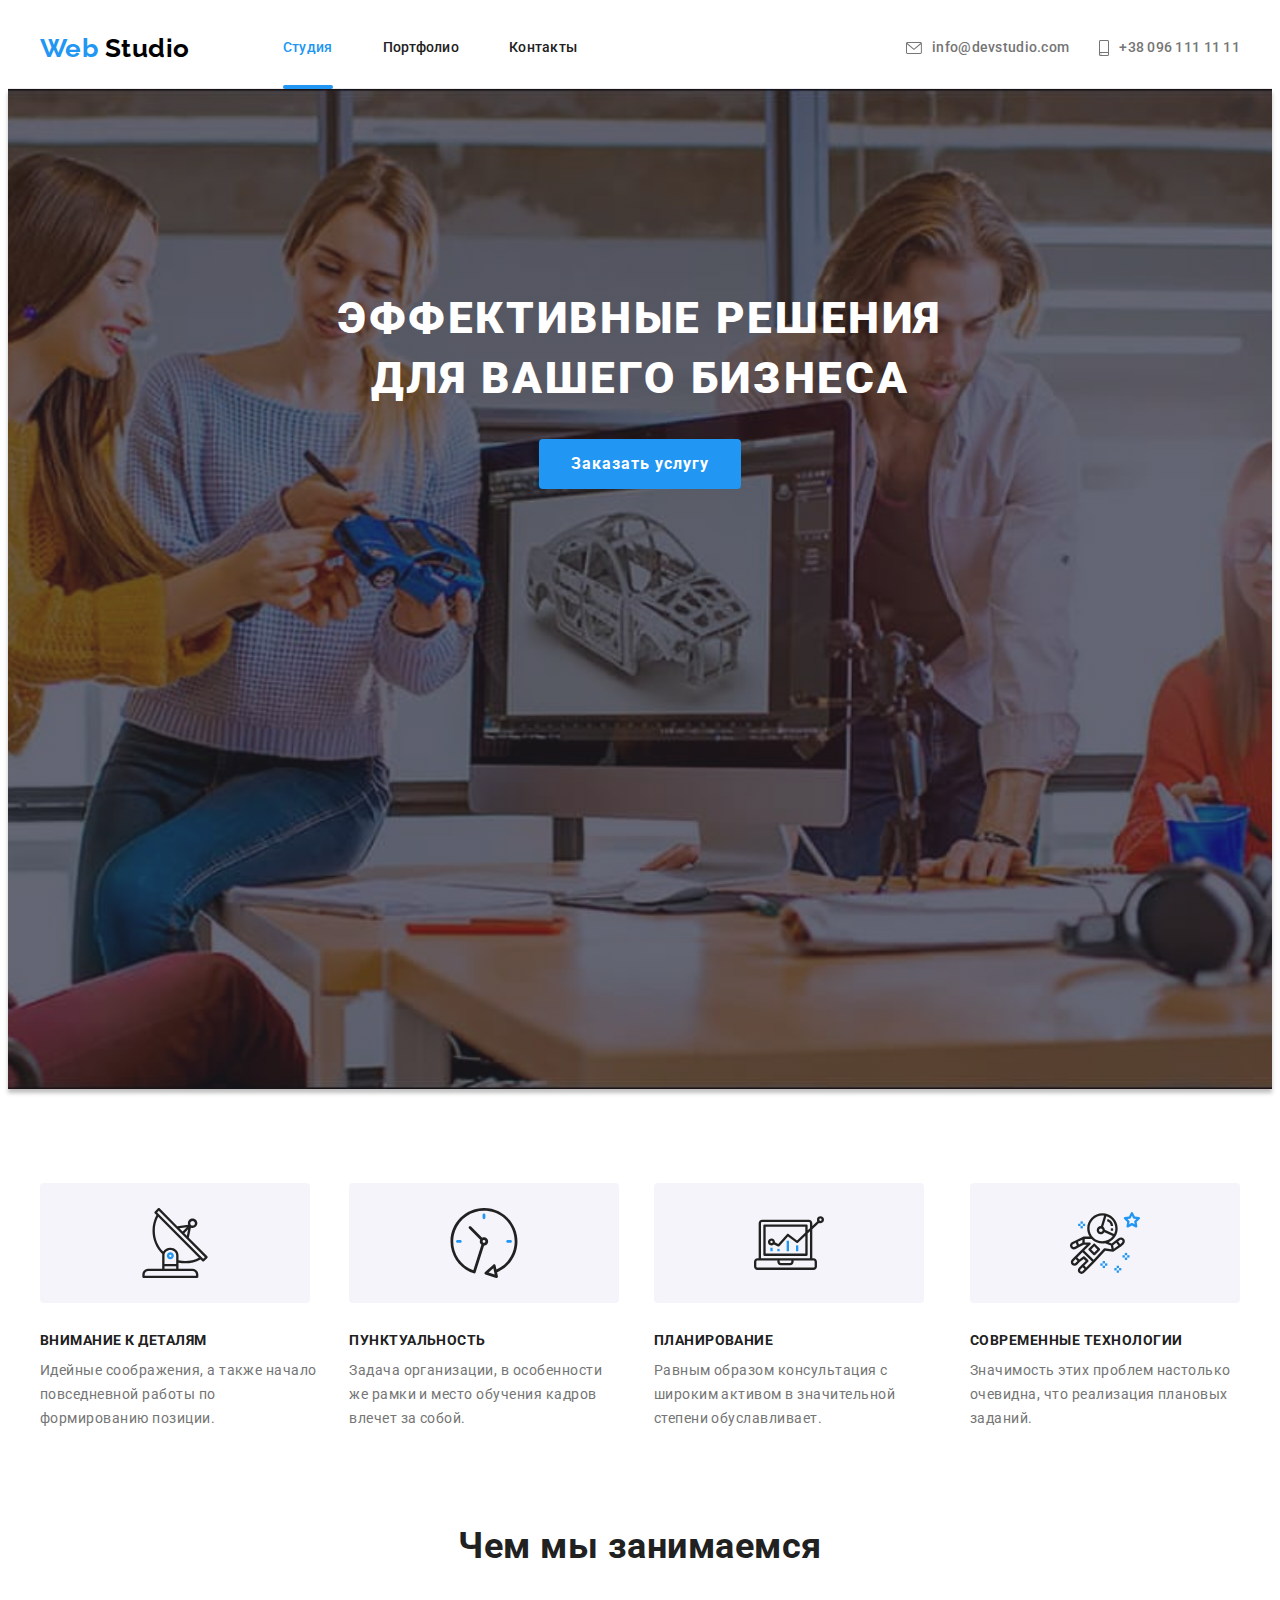
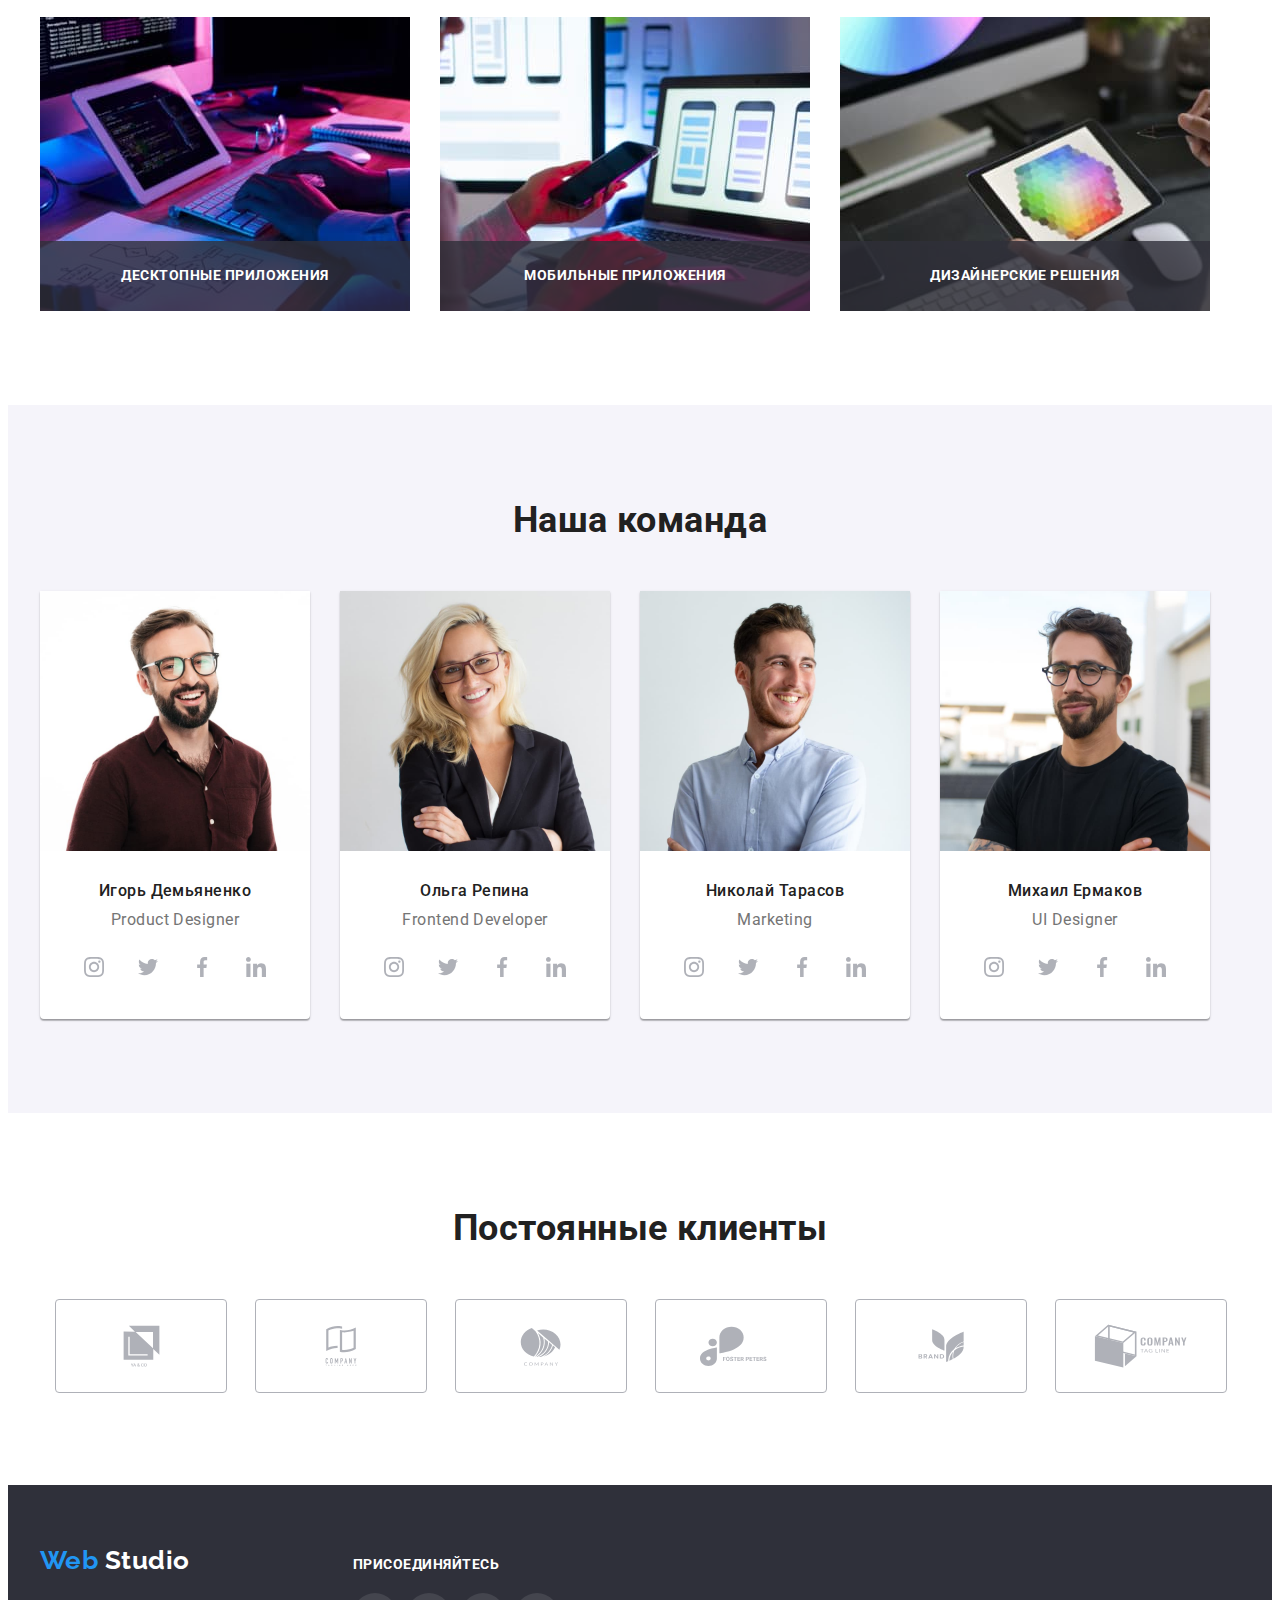
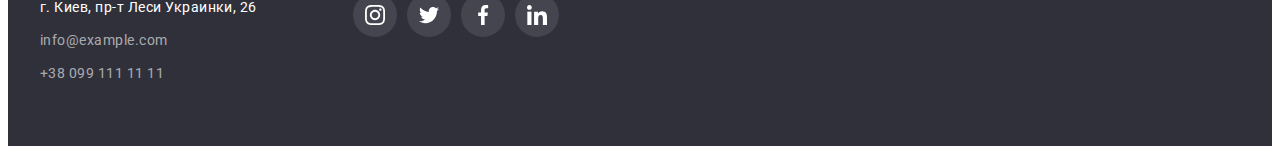
<file: index.html>
<!DOCTYPE html>
<html lang="ru">
	<head>
		<meta charset="UTF-8" />
		<meta http-equiv="X-UA-Compatible" content="IE=edge" />
		<meta name="viewport" content="width=device-width, initial-scale=1.0" />
		<title>WebStudio</title>
		<link rel="preconnect" href="https://fonts.googleapis.com" />
		<link rel="preconnect" href="https://fonts.gstatic.com" crossorigin />
		<link href="https://fonts.googleapis.com/css2?family=Raleway:wght@700&family=Roboto:wght@400;500;700;900&display=swap" rel="stylesheet" />
		<link
			rel="stylesheet"
			href="https://cdnjs.cloudflare.com/ajax/libs/modern-normalize/1.1.0/modern-normalize.min.css"
			integrity="sha512-wpPYUAdjBVSE4KJnH1VR1HeZfpl1ub8YT/NKx4PuQ5NmX2tKuGu6U/JRp5y+Y8XG2tV+wKQpNHVUX03MfMFn9Q=="
			crossorigin="anonymous"
			referrerpolicy="no-referrer"
		/>
		<link rel="stylesheet" href="./css/styles.css" />
	</head>
	<body>
		<header class="header">
			<div class="container main-menu">
				<nav class="header-nav">
					<a href="" class="logo link">
						<span class="logo-part">Web</span>
						Studio
					</a>
					<ul class="nav list">
						<li class="nav-item"><a href="" target="_blank" class="nav-link link link-current">Студия</a></li>
						<li class="nav-item"><a href="./portfolio.html" target="_blank" class="nav-link link">Портфолио</a></li>
						<li class="nav-item"><a href="" target="_blank" class="nav-link link">Контакты</a></li>
					</ul>
				</nav>
				<ul class="contacts">
					<li class="contacts-item">
						<a href="mailto:info@devstudio.com" class="contacts-link link">
							<svg class="contacts-icon" width="16" height="12">
								<use href="./images/sprite.svg#icon-envelope"></use>
							</svg>
							info@devstudio.com
						</a>
					</li>
					<li class="contacts-item">
						<a href="tel:+380961111111" class="contacts-link link">
							<svg class="contacts-icon" width="10" height="16">
								<use href="./images/sprite.svg#icon-smartphone"></use>
							</svg>
							+38 096 111 11 11
						</a>
					</li>
				</ul>
			</div>
		</header>
		<main>
			<section class="hero">
				<div class="hero-img">
					<h1 class="hero-title">Эффективные решения для вашего бизнеса</h1>
					<button type="button" class="hero-button button" data-modal-open>Заказать услугу</button>
				</div>
			</section>
			<section class="features section">
				<div class="container">
					<h2 class="title-none">Особенности</h2>
					<ul class="features-list list">
						<li class="features-list-item">
							<div class="features-list-img">
								<svg class="features-list-icon" width="70" height="70">
									<use href="./images/sprite.svg#icon-antenna"></use>
								</svg>
							</div>
							<h3 class="features-title title">Внимание к деталям</h3>
							<p class="features-text">Идейные соображения, а также начало повседневной работы по формированию позиции.</p>
						</li>
						<li class="features-list-item">
							<div class="features-list-img">
								<svg class="features-list-icon" width="70" height="70">
									<use href="./images/sprite.svg#icon-clock"></use>
								</svg>
							</div>
							<h3 class="features-title title">Пунктуальность</h3>
							<p class="features-text">Задача организации, в особенности же рамки и место обучения кадров влечет за собой.</p>
						</li>
						<li class="features-list-item">
							<div class="features-list-img">
								<svg class="features-list-icon" width="70" height="70">
									<use href="./images/sprite.svg#icon-diagram"></use>
								</svg>
							</div>
							<h3 class="features-title title">Планирование</h3>
							<p class="features-text">Равным образом консультация с широким активом в значительной степени обуславливает.</p>
						</li>
						<li class="features-list-item">
							<div class="features-list-img">
								<svg class="features-list-icon" width="70" height="70">
									<use href="./images/sprite.svg#icon-astronaut"></use>
								</svg>
							</div>
							<h3 class="features-title title">Современные технологии</h3>
							<p class="features-text">Значимость этих проблем настолько очевидна, что реализация плановых заданий.</p>
						</li>
					</ul>
				</div>
			</section>
			<section class="doing section">
				<div class="container">
					<h2 class="doing-title title">Чем мы занимаемся</h2>
					<ul class="doing-list list">
						<li class="doing-list-item">
							<div class="doing-list-box-item">
								<img src="./images/box1.jpg" alt="Десктопные приложения" width="370" height="294" />
								<p class="doing-list-item-text titel">Десктопные приложения</p>
							</div>
						</li>
						<li class="doing-list-item">
							<div class="doing-list-box-item">
								<img src="./images/box2.jpg" alt="Мобильные приложения" width="370" height="294" />
								<p class="doing-list-item-text titel">Мобильные приложения</p>
							</div>
						</li>
						<li class="doing-list-item">
							<div class="doing-list-box-item">
								<img src="./images/box3.jpg" alt="Дизайнерские решения" width="370" height="294" />
								<p class="doing-list-item-text titel">Дизайнерские решения</p>
							</div>
						</li>
					</ul>
				</div>
			</section>
			<section class="team section">
				<div class="container">
					<h2 class="team-title title">Наша команда</h2>
					<ul class="team-list list">
						<li class="team-list-item">
							<img src="./images/img1.jpg" alt="Игорь Демьяненко" width="270" height="260" />
							<h3 class="team-list-title title">Игорь Демьяненко</h3>
							<p lang="en" class="team-text">Product Designer</p>
							<ul class="team-list-contacts">
								<li class="team-list-contacts-item">
									<a href="" class="team-list-contacts-link link">
										<svg class="team-list-icon" width="20" height="20">
											<use href="./images/sprite.svg#icon-instagram"></use>
										</svg>
									</a>
								</li>
								<li class="team-list-contacts-item">
									<a href="" class="team-list-contacts-link link">
										<svg class="team-list-icon" width="20" height="20">
											<use href="./images/sprite.svg#icon-twitter"></use>
										</svg>
									</a>
								</li>
								<li class="team-list-contacts-item">
									<a href="" class="team-list-contacts-link link">
										<svg class="team-list-icon" width="20" height="20">
											<use href="./images/sprite.svg#icon-facebook"></use>
										</svg>
									</a>
								</li>
								<li class="team-list-contacts-item">
									<a href="" class="team-list-contacts-link link">
										<svg class="team-list-icon" width="20" height="20">
											<use href="./images/sprite.svg#icon-linkedin"></use>
										</svg>
									</a>
								</li>
							</ul>
						</li>
						<li class="team-list-item">
							<img src="./images/img2.jpg" alt="Ольга Репина" width="270" height="260" />
							<h3 class="team-list-title title">Ольга Репина</h3>
							<p lang="en" class="team-text">Frontend Developer</p>
							<ul class="team-list-contacts">
								<li class="team-list-contacts-item">
									<a href="" class="team-list-contacts-link link">
										<svg class="team-list-icon" width="20" height="20">
											<use href="./images/sprite.svg#icon-instagram"></use>
										</svg>
									</a>
								</li>
								<li class="team-list-contacts-item">
									<a href="" class="team-list-contacts-link link">
										<svg class="team-list-icon" width="20" height="20">
											<use href="./images/sprite.svg#icon-twitter"></use>
										</svg>
									</a>
								</li>
								<li class="team-list-contacts-item">
									<a href="" class="team-list-contacts-link link">
										<svg class="team-list-icon" width="20" height="20">
											<use href="./images/sprite.svg#icon-facebook"></use>
										</svg>
									</a>
								</li>
								<li class="team-list-contacts-item">
									<a href="" class="team-list-contacts-link link">
										<svg class="team-list-icon" width="20" height="20">
											<use href="./images/sprite.svg#icon-linkedin"></use>
										</svg>
									</a>
								</li>
							</ul>
						</li>
						<li class="team-list-item">
							<img src="./images/img3.jpg" alt="Николай Тарасов" width="270" height="260" />
							<h3 class="team-list-title title">Николай Тарасов</h3>
							<p lang="en" class="team-text">Marketing</p>
							<ul class="team-list-contacts">
								<li class="team-list-contacts-item">
									<a href="" class="team-list-contacts-link link">
										<svg class="team-list-icon" width="20" height="20">
											<use href="./images/sprite.svg#icon-instagram"></use>
										</svg>
									</a>
								</li>
								<li class="team-list-contacts-item">
									<a href="" class="team-list-contacts-link link">
										<svg class="team-list-icon" width="20" height="20">
											<use href="./images/sprite.svg#icon-twitter"></use>
										</svg>
									</a>
								</li>
								<li class="team-list-contacts-item">
									<a href="" class="team-list-contacts-link link">
										<svg class="team-list-icon" width="20" height="20">
											<use href="./images/sprite.svg#icon-facebook"></use>
										</svg>
									</a>
								</li>
								<li class="team-list-contacts-item">
									<a href="" class="team-list-contacts-link link">
										<svg class="team-list-icon" width="20" height="20">
											<use href="./images/sprite.svg#icon-linkedin"></use>
										</svg>
									</a>
								</li>
							</ul>
						</li>
						<li class="team-list-item">
							<img src="./images/img4.jpg" alt="Михаил Ермаков" width="270" height="260" />
							<h3 class="team-list-title title">Михаил Ермаков</h3>
							<p lang="en" class="team-text">UI Designer</p>
							<ul class="team-list-contacts">
								<li class="team-list-contacts-item">
									<a href="" class="team-list-contacts-link link">
										<svg class="team-list-icon" width="20" height="20">
											<use href="./images/sprite.svg#icon-instagram"></use>
										</svg>
									</a>
								</li>
								<li class="team-list-contacts-item">
									<a href="" class="team-list-contacts-link link">
										<svg class="team-list-icon" width="20" height="20">
											<use href="./images/sprite.svg#icon-twitter"></use>
										</svg>
									</a>
								</li>
								<li class="team-list-contacts-item">
									<a href="" class="team-list-contacts-link link">
										<svg class="team-list-icon" width="20" height="20">
											<use href="./images/sprite.svg#icon-facebook"></use>
										</svg>
									</a>
								</li>
								<li class="team-list-contacts-item">
									<a href="" class="team-list-contacts-link link">
										<svg class="team-list-icon" width="20" height="20">
											<use href="./images/sprite.svg#icon-linkedin"></use>
										</svg>
									</a>
								</li>
							</ul>
						</li>
					</ul>
				</div>
			</section>
			<section class="clients section">
				<div class="container">
					<h2 class="clients-title title">Постоянные клиенты</h2>
					<ul class="clients-list">
						<li class="clients-list-items">
							<a href="" class="clients-list-link">
								<svg class="clients-list-icon" width="41" height="46.7">
									<use href="./images/sprite.svg#icon-group"></use>
								</svg>
							</a>
						</li>
						<li class="clients-list-items">
							<a href="" class="clients-list-link">
								<svg class="clients-list-icon" width="40" height="52">
									<use href="./images/sprite.svg#icon-group-1"></use>
								</svg>
							</a>
						</li>
						<li class="clients-list-items">
							<a href="" class="clients-list-link">
								<svg class="clients-list-icon" width="43.46" height="41.18">
									<use href="./images/sprite.svg#icon-group-2"></use>
								</svg>
							</a>
						</li>
						<li class="clients-list-items">
							<a href="" class="clients-list-link">
								<svg class="clients-list-icon" width="84.44" height="40.62">
									<use href="./images/sprite.svg#icon-group-3"></use>
								</svg>
							</a>
						</li>
						<li class="clients-list-items">
							<a href="" class="clients-list-link">
								<svg class="clients-list-icon" width="62.54" height="45.43">
									<use href="./images/sprite.svg#icon-group-4"></use>
								</svg>
							</a>
						</li>
						<li class="clients-list-items">
							<a href="" class="clients-list-link">
								<svg class="clients-list-icon" width="93.79" height="43.93">
									<use href="./images/sprite.svg#icon-group-5"></use>
								</svg>
							</a>
						</li>
					</ul>
				</div>
			</section>
		</main>
		<footer class="footer">
			<div class="container">
				<div class="footer-address">
					<a href="" class="logo link">
						<span class="logo-part">Web</span>
						Studio
					</a>
					<address>
						<ul class="list">
							<li class="footer-list-item">
								<a href="https://goo.gl/maps/RwVhN2suyWjSkpwK7" target="_blank" rel="noopener nofollow noreferrer" class="footer-link-adr link">г. Киев, пр-т Леси Украинки, 26</a>
							</li>
							<li class="footer-list-item"><a href="mailto:info@example.com" class="footer-link link">info@example.com</a></li>
							<li class="footer-list-item"><a href="tel:+380991111111" class="footer-link link">+38 099 111 11 11</a></li>
						</ul>
					</address>
				</div>
				<div class="footer-social">
					<p class="footer-social-text">присоединяйтесь</p>
					<ul class="footer-list-contacts">
						<li class="footer-list-contacts-item">
							<a href="" class="footer-list-link link">
								<svg class="footer-list-icon" width="20" height="20">
									<use href="./images/sprite.svg#icon-instagram-1"></use>
								</svg>
							</a>
						</li>
						<li class="footer-list-contacts-item">
							<a href="" class="footer-list-link link">
								<svg class="footer-list-icon" width="20" height="20">
									<use href="./images/sprite.svg#icon-twitter-1"></use>
								</svg>
							</a>
						</li>
						<li class="footer-list-contacts-item">
							<a href="" class="footer-list-link link">
								<svg class="footer-list-icon" width="20" height="20">
									<use href="./images/sprite.svg#icon-facebook-1"></use>
								</svg>
							</a>
						</li>
						<li class="footer-list-contacts-item">
							<a href="" class="footer-list-link link">
								<svg class="footer-list-icon" width="20" height="20">
									<use href="./images/sprite.svg#icon-linkedin-1"></use>
								</svg>
							</a>
						</li>
					</ul>
				</div>
			</div>
		</footer>
		<div class="backdrop is-hidden" data-modal>
			<div class="modal">
				<button type="button" class="modal-close-btn" data-modal-close	>X</button>
				</button>
			</div>
		</div>
		<script src="/js/modal.js"></script>
	</body>
</html>
</file>
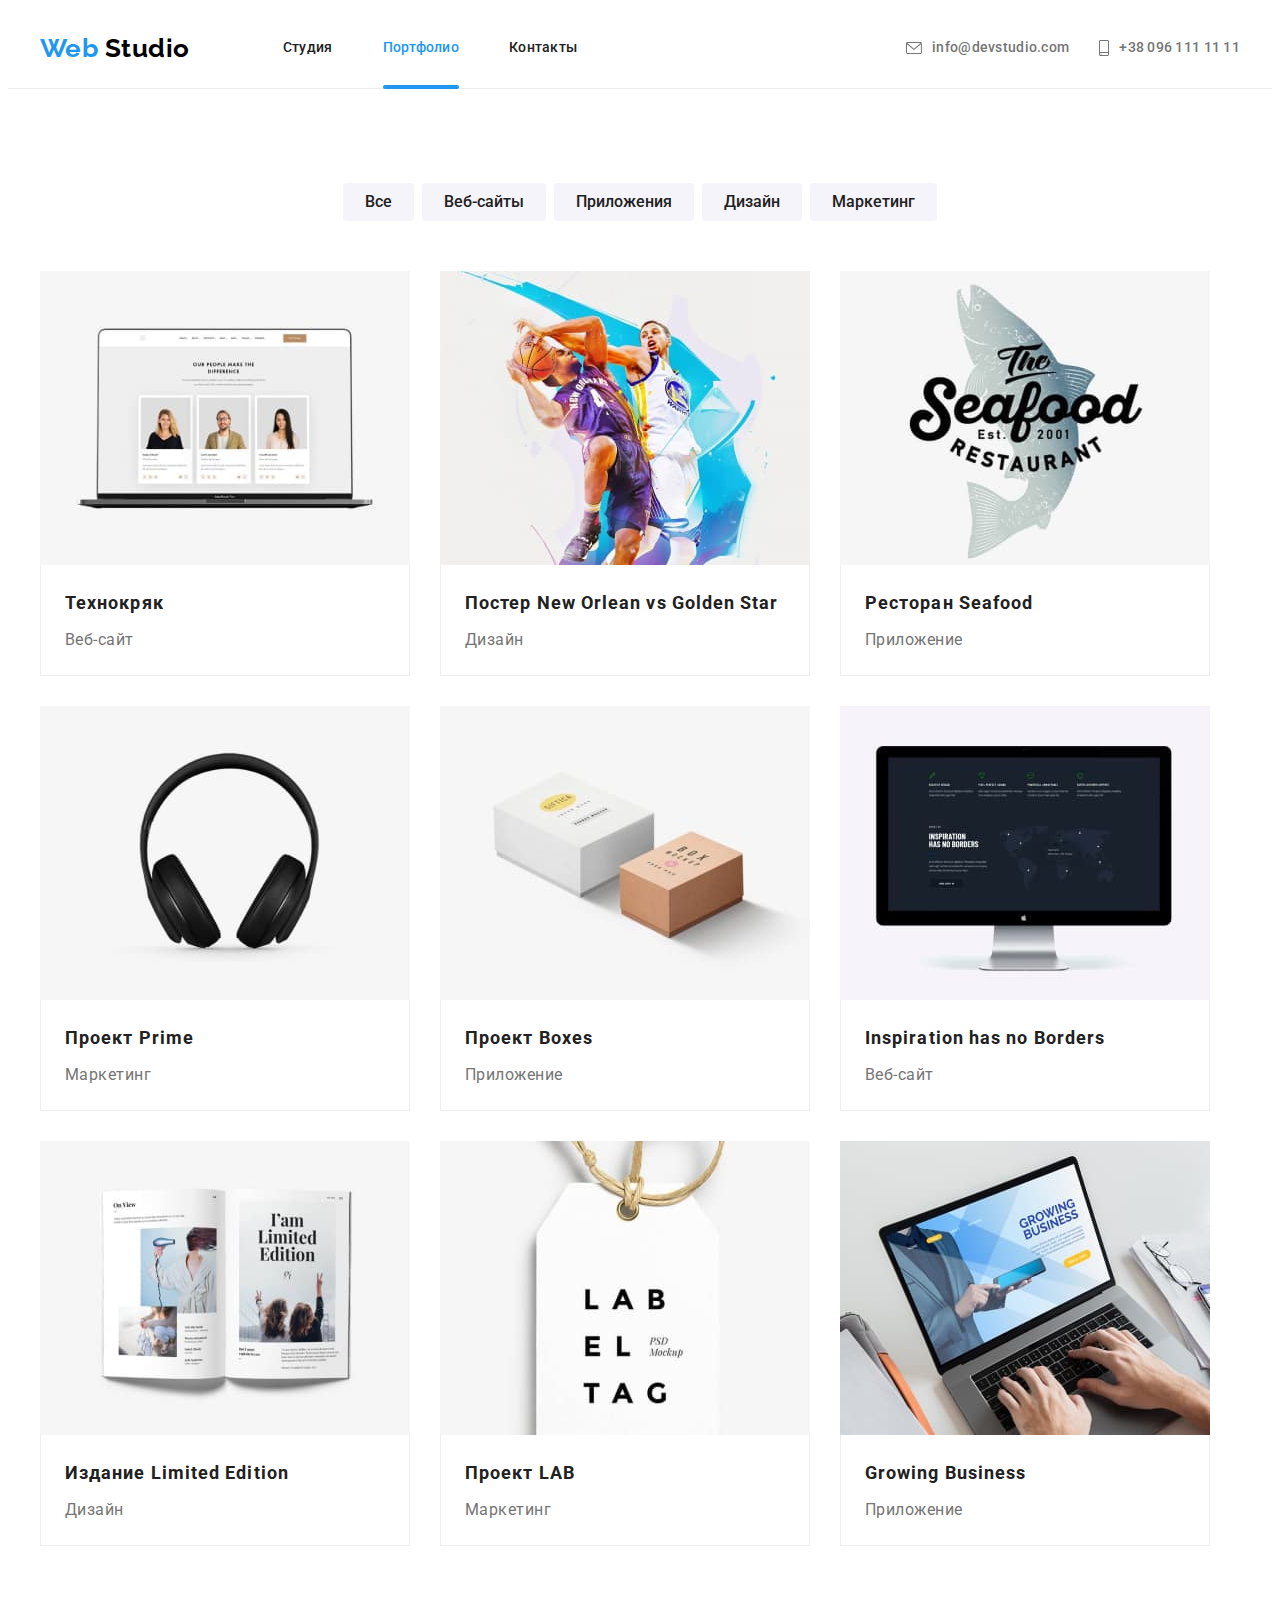
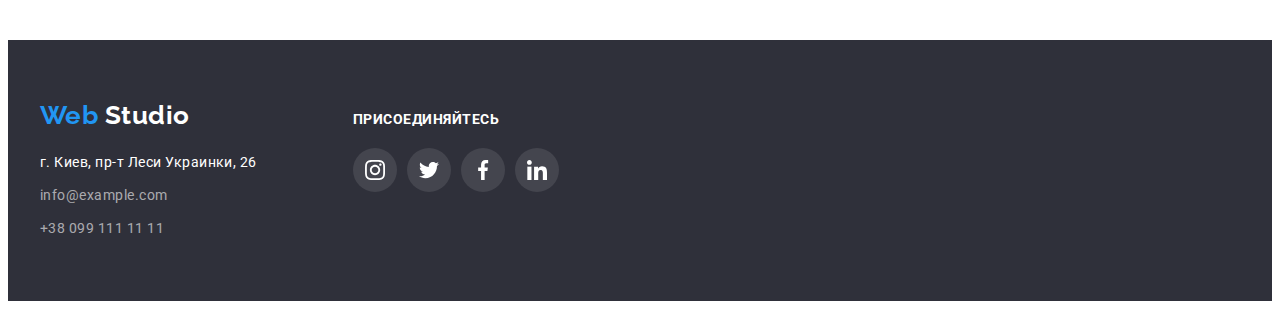
<file: portfolio.html>
<!DOCTYPE html>
<html lang="ru">
	<head>
		<meta charset="UTF-8" />
		<meta http-equiv="X-UA-Compatible" content="IE=edge" />
		<meta name="viewport" content="width=device-width, initial-scale=1.0" />
		<title>WebStudio</title>
		<link rel="preconnect" href="https://fonts.googleapis.com" />
		<link rel="preconnect" href="https://fonts.gstatic.com" crossorigin />
		<link href="https://fonts.googleapis.com/css2?family=Raleway:wght@700&family=Roboto:wght@400;500;700;900&display=swap" rel="stylesheet" />
		<link
			rel="stylesheet"
			href="https://cdnjs.cloudflare.com/ajax/libs/modern-normalize/1.1.0/modern-normalize.min.css"
			integrity="sha512-wpPYUAdjBVSE4KJnH1VR1HeZfpl1ub8YT/NKx4PuQ5NmX2tKuGu6U/JRp5y+Y8XG2tV+wKQpNHVUX03MfMFn9Q=="
			crossorigin="anonymous"
			referrerpolicy="no-referrer"
		/>
		<link rel="stylesheet" href="./css/styles.css" />
	</head>
	<body>
		<header class="header">
			<div class="container main-menu">
				<nav class="header-nav">
					<a href="" class="logo link">
						<span class="logo-part">Web</span>
						Studio
					</a>
					<ul class="nav list">
						<li class="nav-item"><a href="./index.html" target="_blank" class="nav-link link">Студия</a></li>
						<li class="nav-item"><a href="" target="_blank" class="nav-link link link-current">Портфолио</a></li>
						<li class="nav-item"><a href="" target="_blank" class="nav-link link">Контакты</a></li>
					</ul>
				</nav>
				<ul class="contacts list">
					<li class="contacts-item">
						<a href="mailto:info@devstudio.com" class="contacts-link link">
							<svg class="contacts-icon" width="16" height="12">
								<use href="./images/sprite.svg#icon-envelope"></use>
							</svg>
							info@devstudio.com
						</a>
					</li>
					<li class="contacts-item">
						<a href="tel:+380961111111" class="contacts-link link">
							<svg class="contacts-icon" width="10" height="16">
								<use href="./images/sprite.svg#icon-smartphone"></use>
							</svg>
							+38 096 111 11 11
						</a>
					</li>
				</ul>
			</div>
		</header>
		<main>
			<section class="portf section">
				<div class="container">
					<h1 class="title-none">Портфолио</h1>
					<ul class="portf-but-list list">
						<li class="portf-but-item"><button type="button" class="portf-but button">Все</button></li>
						<li class="portf-but-item"><button type="button" class="portf-but button">Веб-сайты</button></li>
						<li class="portf-but-item"><button type="button" class="portf-but button">Приложения</button></li>
						<li class="portf-but-item"><button type="button" class="portf-but button">Дизайн</button></li>
						<li class="portf-but-item"><button type="button" class="portf-but button">Маркетинг</button></li>
					</ul>
					<ul class="portf-list list">
						<li class="portf-list-item">
							<a href="" class="portf-list-item-link link">
								<div class="portf-list-box-item">
									<img src="./images/img_portf1.jpg" alt="Технокряк" width="370" height="294" />
									<p class="portf-list-item-text">
										Ресурс предлагает комплексные предложения с разным уровнем функционала и сервисов. Все это позволит посетителю получить исчерпывающие сведения о компании или
										частном лице.
									</p>
								</div>
								<div class="portf-list-item-container">
									<h2 class="portf-title title">Технокряк</h2>
									<p class="portf-text">Веб-сайт</p>
								</div>
							</a>
						</li>
						<li class="portf-list-item">
							<a href="" class="portf-list-item-link link">
								<div class="portf-list-box-item">
									<img src="./images/img_portf2.jpg" alt="Постер New Orlean vs Golden Star" width="370" height="294" />
									<p class="portf-list-item-text">
										Lorem ipsum dolor sit amet, consectetur adipiscing elit, sed do eiusmod tempor incididunt ut labore et dolore magna aliqua. Ut enim ad minim veniam, quis
										nostrud exercitation ullamco laboris nisi ut aliquip ex ea commodo consequat.
									</p>
								</div>
								<div class="portf-list-item-container">
									<h2 class="portf-title title">Постер New Orlean vs Golden Star</h2>
									<p class="portf-text">Дизайн</p>
								</div>
							</a>
						</li>
						<li class="portf-list-item">
							<a href="" class="portf-list-item-link link">
								<div class="portf-list-box-item">
									<img src="./images/img_portf3.jpg" alt="Ресторан Seafood" width="370" height="294" />
									<p class="portf-list-item-text">
										Lorem ipsum dolor sit amet, consectetur adipiscing elit, sed do eiusmod tempor incididunt ut labore et dolore magna aliqua. Ut enim ad minim veniam, quis
										nostrud exercitation ullamco laboris nisi ut aliquip ex ea commodo consequat.
									</p>
								</div>
								<div class="portf-list-item-container">
									<h2 class="portf-title title">Ресторан Seafood</h2>
									<p class="portf-text">Приложение</p>
								</div>
							</a>
						</li>
						<li class="portf-list-item">
							<a href="" class="portf-list-item-link link">
								<div class="portf-list-box-item">
									<img src="./images/img_portf4.jpg" alt="Проект Prime" width="370" height="294" />
									<p class="portf-list-item-text">
										Lorem ipsum dolor sit amet, consectetur adipiscing elit, sed do eiusmod tempor incididunt ut labore et dolore magna aliqua. Ut enim ad minim veniam, quis
										nostrud exercitation ullamco laboris nisi ut aliquip ex ea commodo consequat.
									</p>
								</div>
								<div class="portf-list-item-container">
									<h2 class="portf-title title">Проект Prime</h2>
									<p class="portf-text">Маркетинг</p>
								</div>
							</a>
						</li>
						<li class="portf-list-item">
							<a href="" class="portf-list-item-link link">
								<div class="portf-list-box-item">
									<img src="./images/img_portf5.jpg" alt="Проект Boxes" width="370" height="294" />
									<p class="portf-list-item-text">
										Lorem ipsum dolor sit amet, consectetur adipiscing elit, sed do eiusmod tempor incididunt ut labore et dolore magna aliqua. Ut enim ad minim veniam, quis
										nostrud exercitation ullamco laboris nisi ut aliquip ex ea commodo consequat.
									</p>
								</div>
								<div class="portf-list-item-container">
									<h2 class="portf-title title">Проект Boxes</h2>
									<p class="portf-text">Приложение</p>
								</div>
							</a>
						</li>
						<li class="portf-list-item">
							<a href="" class="portf-list-item-link link">
								<div class="portf-list-box-item">
									<img src="./images/img_portf6.jpg" alt="Inspiration has no Borders" width="370" height="294" />
									<p class="portf-list-item-text">
										Lorem ipsum dolor sit amet, consectetur adipiscing elit, sed do eiusmod tempor incididunt ut labore et dolore magna aliqua. Ut enim ad minim veniam, quis
										nostrud exercitation ullamco laboris nisi ut aliquip ex ea commodo consequat.
									</p>
								</div>
								<div class="portf-list-item-container">
									<h2 class="portf-title title">Inspiration has no Borders</h2>
									<p class="portf-text">Веб-сайт</p>
								</div>
							</a>
						</li>
						<li class="portf-list-item">
							<a href="" class="portf-list-item-link link">
								<div class="portf-list-box-item">
									<img src="./images/img_portf7.jpg" alt="Издание Limited Edition" width="370" height="294" />
									<p class="portf-list-item-text">
										Lorem ipsum dolor sit amet, consectetur adipiscing elit, sed do eiusmod tempor incididunt ut labore et dolore magna aliqua. Ut enim ad minim veniam, quis
										nostrud exercitation ullamco laboris nisi ut aliquip ex ea commodo consequat.
									</p>
								</div>
								<div class="portf-list-item-container">
									<h2 class="portf-title title">Издание Limited Edition</h2>
									<p class="portf-text">Дизайн</p>
								</div>
							</a>
						</li>
						<li class="portf-list-item">
							<a href="" class="portf-list-item-link link">
								<div class="portf-list-box-item">
									<img src="./images/img_portf8.jpg" alt="Проект LAB" width="370" height="294" />
									<p class="portf-list-item-text">
										Lorem ipsum dolor sit amet, consectetur adipiscing elit, sed do eiusmod tempor incididunt ut labore et dolore magna aliqua. Ut enim ad minim veniam, quis
										nostrud exercitation ullamco laboris nisi ut aliquip ex ea commodo consequat.
									</p>
								</div>
								<div class="portf-list-item-container">
									<h2 class="portf-title title">Проект LAB</h2>
									<p class="portf-text">Маркетинг</p>
								</div>
							</a>
						</li>
						<li class="portf-list-item">
							<a href="" class="portf-list-item-link link">
								<div class="portf-list-box-item">
									<img src="./images/img_portf9.jpg" alt="Growing Business" width="370" height="294" />
									<p class="portf-list-item-text">
										Lorem ipsum dolor sit amet, consectetur adipiscing elit, sed do eiusmod tempor incididunt ut labore et dolore magna aliqua. Ut enim ad minim veniam, quis
										nostrud exercitation ullamco laboris nisi ut aliquip ex ea commodo consequat.
									</p>
								</div>
								<div class="portf-list-item-container">
									<h2 class="portf-title title">Growing Business</h2>
									<p class="portf-text">Приложение</p>
								</div>
							</a>
						</li>
					</ul>
				</div>
			</section>
		</main>
		<footer class="footer">
			<div class="container">
				<div class="footer-address">
					<a href="" class="logo link">
						<span class="logo-part">Web</span>
						Studio
					</a>
					<address>
						<ul class="list">
							<li class="footer-list-item">
								<a href="https://goo.gl/maps/RwVhN2suyWjSkpwK7" target="_blank" rel="noopener nofollow noreferrer" class="footer-link-adr link">г. Киев, пр-т Леси Украинки, 26</a>
							</li>
							<li class="footer-list-item"><a href="mailto:info@example.com" class="footer-link link">info@example.com</a></li>
							<li class="footer-list-item"><a href="tel:+380991111111" class="footer-link link">+38 099 111 11 11</a></li>
						</ul>
					</address>
				</div>
				<div class="footer-social">
					<p class="footer-social-text">присоединяйтесь</p>
					<ul class="footer-list-contacts">
						<li class="footer-list-contacts-item">
							<a href="" class="footer-list-link link">
								<svg class="footer-list-icon" width="20" height="20">
									<use href="./images/sprite.svg#icon-instagram-1"></use>
								</svg>
							</a>
						</li>
						<li class="footer-list-contacts-item">
							<a href="" class="footer-list-link link">
								<svg class="footer-list-icon" width="20" height="20">
									<use href="./images/sprite.svg#icon-twitter-1"></use>
								</svg>
							</a>
						</li>
						<li class="footer-list-contacts-item">
							<a href="" class="footer-list-link link">
								<svg class="footer-list-icon" width="20" height="20">
									<use href="./images/sprite.svg#icon-facebook-1"></use>
								</svg>
							</a>
						</li>
						<li class="footer-list-contacts-item">
							<a href="" class="footer-list-link link">
								<svg class="footer-list-icon" width="20" height="20">
									<use href="./images/sprite.svg#icon-linkedin-1"></use>
								</svg>
							</a>
						</li>
					</ul>
				</div>
			</div>
		</footer>
	</body>
</html>
</file>
<file: css/styles.css>
:root {
	--color-text-title: #212121;
	--color-logo: #000000;
	--color-accent: #2196f3;
	--color-text-main: #757575;
	--color-text-white: #ffffff;
	--color-background-main: #ffffff;
	--color-background-second: #f5f4fa;
	--color-background-hero: #2f303a;
	--color-header-border: #ececec;
	--color-portf-border: #eeeeee;
	--color-svg-gray: #afb1b8;
}

body {
	background-color: var(--color-background-main);
	color: var(--color-text-main);
	font-family: Roboto, sans-serif;
	font-weight: 400;
	letter-spacing: 0.03em;
}

.section {
	padding-top: 94px;
	padding-bottom: 94px;
}

.container {
	width: 1200px;
	padding-left: 15px;
	padding-right: 15px;
	margin: 0 auto;
}

ul {
	list-style: none;
	padding: 0;
	margin: 0;
}

.link {
	text-decoration: none;
	color: inherit;
	transition: color 250ms cubic-bezier(0.4, 0, 0.2, 1);
}

.link:hover,
.link:focus,
.link.link-current {
	color: var(--color-accent);
}

.nav-link.link-current::after {
	content: "";
	position: absolute;
	width: 100%;
	background: #2196f3;
	border-radius: 2px;
	height: 4px;
	left: 0;
	bottom: 0;
	transform: translate(0px, 1px);
}
h1,
h2,
h3,
h4,
h5,
h6,
p {
	margin: 0;
	padding: 0;
}

.title {
	color: var(--color-text-title);
	font-weight: 700;
}

.button {
	color: var(--color-text-white);
	background-color: var(--color-accent);
	font-family: inherit;
	text-align: center;
	border-radius: 4px;
	border: 0;
	transition: color 250ms cubic-bezier(0.4, 0, 0.2, 1), box-shadow 250ms cubic-bezier(0.4, 0, 0.2, 1), background-color 250ms cubic-bezier(0.4, 0, 0.2, 1);
}

/*Невидимый заголовок*/
.title-none {
	position: absolute;
	width: 1px;
	height: 1px;
	margin: -1px;
	padding: 0;
	overflow: hidden;
	border: 0;
	clip: rect(0 0 0 0);
}

img {
	display: block;
	max-width: 100%;
	height: auto;
}

/*-------------------header-------------------*/
.header {
	border-bottom: 1px solid var(--color-header-border);
}

.container.main-menu,
.header-nav {
	display: flex;
	align-items: center;
}

.logo {
	color: var(--color-logo);
	font-family: Raleway, sans-serif;
	font-weight: 700;
	font-size: 26px;
	line-height: 1.19;
	margin-right: 93px;
}

.logo-part {
	color: var(--color-accent);
}

.nav,
.contacts {
	font-family: "Roboto";
	font-weight: 500;
	font-size: 14px;
	line-height: 1.14;
	letter-spacing: 0.02em;
	display: flex;
}

.contacts {
	margin-left: auto;
}

.nav-item:not(:last-child) {
	margin-right: 50px;
}

.contacts-item:not(:last-child) {
	margin-right: 30px;
}

.nav-link {
	color: var(--color-text-title);
	position: relative;
}

.nav-link,
.contacts-link {
	display: flex;
	padding-top: 32px;
	padding-bottom: 32px;
	align-items: center;
}

.contacts-icon {
	margin-right: 10px;
	fill: currentColor;
}
/*-------------------hero-------------------*/
.hero {
	text-align: center;
}

.hero-img {
	max-width: 1600px;
	height: 600px;
	margin-left: auto;
	margin-right: auto;
	background-image: linear-gradient(to right, rgba(47, 48, 58, 0.4), rgba(47, 48, 58, 0.4)), url("../images/img_hero.jpg");
	background-color: var(--color-background-hero);
	padding-top: 200px;
	padding-bottom: 200px;
	background-repeat: no-repeat;
	background-size: cover;
	background-position: center;
	box-shadow: 0px 4px 4px rgba(0, 0, 0, 0.25);
}

.hero-title {
	color: var(--color-text-white);
	font-weight: 900;
	font-size: 44px;
	letter-spacing: 0.06em;
	line-height: 1.36;
	text-transform: uppercase;
	width: 696px;
	margin: 0 auto;
}

.hero-button {
	font-weight: 700;
	font-size: 16px;
	line-height: 1.88;
	letter-spacing: 0.06em;
	padding: 10px 32px;
	margin-top: 30px;
}
/*-------------------features-------------------*/
.features.section {
	padding-bottom: 0;
}

.features-list,
.doing-list,
.team-list {
	display: flex;
}

.features-list-item {
	width: calc((100%-90px) / 4);
	align-items: center;
}

.features-list-item:not(:last-child),
.doing-list-item:not(:last-child),
.team-list-item:not(:last-child) {
	margin-right: 30px;
}

.features-list-img {
	width: 270px;
	height: 120px;
	margin-bottom: 10px;
	background-color: var(--color-background-second);
	border-radius: 4px;
	display: flex;
	align-items: center;
	justify-content: center;
	margin-bottom: 30px;
}

.features-title {
	font-size: 14px;
	line-height: 1.14;
	text-transform: uppercase;
	margin-bottom: 10px;
}

.features-text {
	font-size: 14px;
	line-height: 1.71;
}
/*-------------------doing----------------------*/
.doing-title,
.team-title,
.clients-title {
	font-size: 36px;
	line-height: 1.17;
	text-align: center;
	margin-bottom: 50px;
}
.doing-list-box-item {
	position: relative;
}
.doing-list-item-text {
	display: flex;
	position: absolute;
	font-weight: 700;
	font-size: 14px;
	line-height: 1.14;
	text-transform: uppercase;
	color: var(--color-text-white);
	background-color: rgba(47, 48, 58, 0.8);
	height: 70px;
	width: 100%;
	bottom: 0;
	align-items: center;
	justify-content: center;
}

/*-------------------team-----------------------*/
.team {
	background-color: var(--color-background-second);
}

.team-list-title,
.team-text {
	font-size: 16px;
	line-height: 1.19;
	text-align: center;
}

.team-list-title {
	font-weight: 500;
	margin-top: 30px;
	margin-bottom: 10px;
}

.team-text {
	margin-bottom: 16px;
}

.team-list-item {
	background-color: var(--color-background-main);
	width: calc((100%-90px) / 4);
	border-radius: 0px 0px 4px 4px;
	/* padding-bottom: 30px; */
	box-shadow: 0px 1px 3px rgba(0, 0, 0, 0.12), 0px 1px 1px rgba(0, 0, 0, 0.14), 0px 2px 1px rgba(0, 0, 0, 0.2);
}

/*--team social links-SVG--*/
.team-list-contacts,
.clients-list,
.footer-list-contacts {
	display: flex;
	justify-content: center;
}

.team-list-contacts {
	margin-bottom: 30px;
}

.team-list-contacts-item,
.footer-list-contacts-item {
	width: 44px;
	height: 44px;
	margin-right: 10px;
}

.team-list-contacts-item:last-child,
.clients-list-items:last-child,
.footer-list-contacts-item:last-child {
	margin-right: 0;
}

.team-list-contacts-link {
	width: 100%;
	height: 100%;
	border-radius: 50%;
	display: flex;
	justify-content: center;
	align-items: center;
	background-color: var(--color-text-white);
	color: var(--color-svg-gray);
	transition: color 250ms cubic-bezier(0.4, 0, 0.2, 1), background-color 250ms cubic-bezier(0.4, 0, 0.2, 1);
}

.team-list-icon,
.clients-list-icon,
.footer-list-icon {
	fill: currentColor;
}

.team-list-contacts-link:hover,
.team-list-contacts-link:focus {
	background-color: var(--color-accent);
	color: var(--color-text-white);
}

/*-------------------contacts----------------------*/

.clients-list-items {
	width: 170px;
	height: 92px;
	margin-right: 30px;
}

.clients-list-link {
	width: 100%;
	height: 100%;
	border-radius: 4px;
	display: flex;
	justify-content: center;
	align-items: center;
	background-color: var(--color-text-white);
	border: 1px solid var(--color-svg-gray);
	color: var(--color-svg-gray);
	transition: color 250ms cubic-bezier(0.4, 0, 0.2, 1), border-color 250ms cubic-bezier(0.4, 0, 0.2, 1);
}

.clients-list-link:hover,
.clients-list-link:focus {
	border-color: var(--color-accent);
	color: var(--color-accent);
}

/*-------------------footer----------------------*/
.footer {
	background-color: var(--color-background-hero);
	padding-top: 60px;
	padding-bottom: 60px;
}

.footer .logo,
.footer-link-adr {
	color: var(--color-text-white);
}

.footer-link {
	color: rgba(255, 255, 255, 0.6);
}

.footer address {
	font-style: normal;
	font-size: 14px;
	line-height: 1.71;
}

address {
	margin-top: 20px;
}

.footer-list-item:not(:last-child) {
	margin-bottom: 9px;
}

.footer > .container {
	display: flex;
	align-items: baseline;
}

.footer-social {
	/* padding-top: 12px; */
	margin-left: 70px;
}

.footer-social-text {
	font-weight: 700;
	color: var(--color-text-white);
	font-size: 14px;
	line-height: 1.14;
	text-transform: uppercase;
	margin-bottom: 20px;
}

/*--footer social links-SVG--*/
.footer-list-link {
	width: 100%;
	height: 100%;
	border-radius: 50%;
	display: flex;
	justify-content: center;
	align-items: center;
	background-color: rgba(255, 255, 255, 0.1);
	color: var(--color-text-white);
	transition: color 250ms cubic-bezier(0.4, 0, 0.2, 1), background-color 250ms cubic-bezier(0.4, 0, 0.2, 1);
}

.footer-list-link:hover,
.footer-list-link:focus {
	background-color: var(--color-accent);
	color: var(--color-text-white);
}

/*-------------------portf-------------------*/
.portf-but.button {
	color: var(--color-text-title);
	background-color: var(--color-background-second);
	font-weight: 500;
	font-size: 16px;
	line-height: 1.63;
	padding: 6px 22px;
}
.portf-but-item:not(:last-child) {
	margin-right: 8px;
}
.portf-but-list {
	display: flex;
	justify-content: center;
	margin-bottom: 50px;
}
.portf-list {
	display: flex;
	flex-wrap: wrap;

	/* justify-content: space-between; */
}
.portf-list-item {
	margin-right: 30px;
	margin-bottom: 30px;
	width: calc(100% / 3);
}

.portf-list-box-item {
	position: relative;
	overflow: hidden;
}
.portf-list-item-text {
	position: absolute;
	font-size: 18px;
	line-height: 1.56;
	color: var(--color-text-white);
	background-color: rgba(33, 150, 243, 0.9);
	height: 100%;
	top: 1px;
	padding: 63px 24px;
	transform: translateY(100%);
	transition: transform 250ms cubic-bezier(0.4, 0, 0.2, 1), box-shadow 250ms cubic-bezier(0.4, 0, 0.2, 1);
}

.portf-list-item-link {
	display: block;
	transition: color 250ms cubic-bezier(0.4, 0, 0.2, 1), box-shadow 250ms cubic-bezier(0.4, 0, 0.2, 1);
}

.portf-list-item-link:hover .portf-list-item-text,
.portf-list-item-link:focus .portf-list-item-text {
	transform: translateY(0);
}

.portf-list-item-link:hover,
.portf-list-item-link:focus {
	box-shadow: 0px 1px 1px rgba(0, 0, 0, 0.12), 0px 4px 4px rgba(0, 0, 0, 0.06), 1px 4px 6px rgba(0, 0, 0, 0.16);
	color: var(--color-text-main);
}

.portf-list-item:nth-child(3n) {
	margin-right: 0px;
}
.portf-list-item:nth-last-child(-n + 3) {
	margin-bottom: 0px;
}
.portf-but.button:hover,
.portf-but.button:focus {
	color: var(--color-text-white);
	background-color: var(--color-accent);
	box-shadow: 0px 3px 1px rgba(0, 0, 0, 0.1), 0px 1px 2px rgba(0, 0, 0, 0.08), 0px 2px 2px rgba(0, 0, 0, 0.12);
}

.portf-title {
	font-size: 18px;
	line-height: 2;
	letter-spacing: 0.06em;
	margin-bottom: 4px;
}

.portf-text {
	font-size: 16px;
	line-height: 1.88;
}

.portf-list-item {
	width: 370px;
}

.portf-list-item-container {
	padding: 20px 24px;
	border-bottom: 1px solid var(--color-portf-border);
	border-left: 1px solid var(--color-portf-border);
	border-right: 1px solid var(--color-portf-border);
}

.backdrop {
	width: 100%;
	height: 100%;
	background-color: rgba(0, 0, 0, 0.2);
	position: fixed;
	top: 0;
}

.modal {
	position: absolute;
	width: 528px;
	min-height: 581px;

	background-color: var(--color-background-main);
	box-shadow: 0px 1px 3px rgba(0, 0, 0, 0.12), 0px 1px 1px rgba(0, 0, 0, 0.14), 0px 2px 1px rgba(0, 0, 0, 0.2);
	border-radius: 4px;
	top: 50%;
	left: 50%;
	transform: translate(-50%, -50%);
}
.modal-close-btn {
	width: 30px;
	height: 30px;
	border: 1px solid #999999;
	border-radius: 50%;
	background-color: transparent;
	position: absolute;
	top: 10px;
	right: 10px;
}

.is-hidden {
	visibility: hidden;
	opacity: 0;
	pointer-events: none;
}
.no-scroll {
	overflow: hidden;
}
</file>
